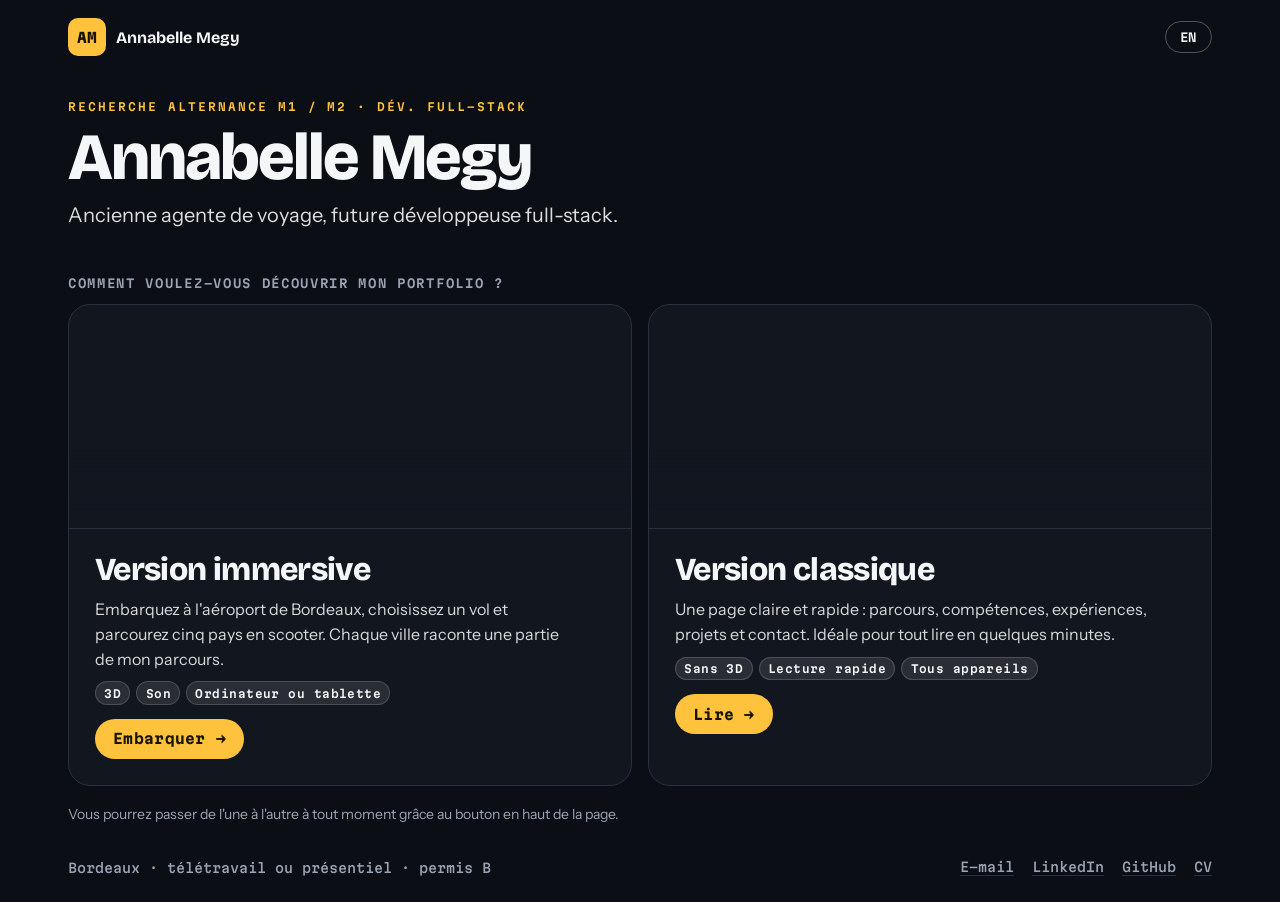
<file: index.html>
<!doctype html>
<html lang="fr">
<head>
<meta charset="utf-8">
<meta name="viewport" content="width=device-width, initial-scale=1, viewport-fit=cover">
<title>Annabelle Megy · Portfolio</title>
<meta name="description" content="Portfolio d'Annabelle Megy, ancienne agente de voyage devenue développeuse full-stack. Choisissez la version immersive en 3D ou la version classique.">
<meta property="og:title" content="Annabelle Megy · Portfolio">
<meta property="og:description" content="Ancienne agente de voyage, future développeuse full-stack. Version immersive en 3D ou version classique.">
<meta property="og:image" content="assets/landing/immersive-1.webp">
<meta name="theme-color" content="#0b0e14">
<link rel="preconnect" href="https://fonts.googleapis.com">
<link rel="preconnect" href="https://fonts.gstatic.com" crossorigin>
<link rel="stylesheet" href="https://fonts.googleapis.com/css2?family=Bricolage+Grotesque:opsz,wght@12..96,500;12..96,700;12..96,800&family=Instrument+Sans:wght@400;500;600&family=Martian+Mono:wght@400;600;800&display=swap">
<style>
:root {
  --night: #0b0e14; --night-2: #151a24; --line: #283142; --text: #f4f6f8; --mute: #9aa4b5; --amber: #ffc23d;
  --f-display: "Bricolage Grotesque", "Avenir Next", "Segoe UI", system-ui, sans-serif;
  --f-body: "Instrument Sans", "Helvetica Neue", "Segoe UI", system-ui, sans-serif;
  --f-mono: "Martian Mono", "SFMono-Regular", Menlo, Consolas, monospace;
  --gutter: max(18px, env(safe-area-inset-left, 0px));
  color-scheme: dark;
}
* { box-sizing: border-box; }
html, body { min-height: 100%; }
body { margin: 0; background: var(--night); color: var(--text); font: 16px/1.55 var(--f-body); -webkit-font-smoothing: antialiased; }
a { color: inherit; }
:focus-visible { outline: 2px solid var(--amber); outline-offset: 4px; }
::selection { background: var(--amber); color: #0b0e14; }

.page { min-height: 100svh; display: flex; flex-direction: column; padding: 0 var(--gutter); max-width: 1180px; margin: 0 auto; }
.top { display: flex; align-items: center; justify-content: space-between; gap: 12px; padding: calc(18px + env(safe-area-inset-top, 0px)) 0 8px; }
.brand { display: flex; align-items: center; gap: 10px; text-decoration: none; font: 700 16px var(--f-display); }
.brand i { display: grid; place-items: center; width: 38px; height: 38px; border-radius: 10px; background: var(--amber); color: #1a1405; font: 800 14px var(--f-mono); font-style: normal; }
.lang { padding: 9px 14px; border-radius: 999px; border: 1px solid rgba(255,255,255,.28); background: transparent; color: var(--text); font: 600 12px/1 var(--f-mono); letter-spacing: .06em; cursor: pointer; }
.lang:hover { background: rgba(255,255,255,.12); }

.hero { padding: clamp(14px, 4vh, 44px) 0 clamp(10px, 2vh, 22px); }
.kicker { margin: 0 0 14px; font: 600 11px var(--f-mono); letter-spacing: .18em; text-transform: uppercase; color: var(--amber); }
h1 { margin: 0 0 10px; font: 800 clamp(38px, 6vw, 66px)/.95 var(--f-display); letter-spacing: -.03em; }
.sub { margin: 0; max-width: 34em; font-size: clamp(16px, 1.8vw, 20px); color: rgba(255,255,255,.86); text-wrap: balance; }
.ask { margin: clamp(16px, 3vh, 30px) 0 14px; font: 600 12px var(--f-mono); letter-spacing: .14em; text-transform: uppercase; color: var(--mute); }

.choices { display: grid; grid-template-columns: repeat(2, minmax(0, 1fr)); gap: 16px; }
.card { position: relative; display: flex; flex-direction: column; padding: 0; border-radius: 22px; overflow: hidden; text-decoration: none; isolation: isolate; border: 1px solid var(--line); transition: transform .35s cubic-bezier(.2,.8,.2,1), border-color .25s, box-shadow .35s; }
.card:hover, .card:focus-visible { transform: translateY(-4px); border-color: var(--amber); box-shadow: 0 24px 60px rgba(0,0,0,.45); }
.body { display: flex; flex-direction: column; gap: 10px; padding: clamp(16px, 2.2vw, 24px) clamp(18px, 2.4vw, 26px) clamp(18px, 2.4vw, 26px); }
.card h2 { margin: 0; font: 800 clamp(24px, 2.8vw, 32px)/1.05 var(--f-display); letter-spacing: -.02em; }
.card p { margin: 0; max-width: 30em; color: rgba(255,255,255,.84); }
.meta { display: flex; flex-wrap: wrap; gap: 6px; margin: 0; padding: 0; list-style: none; }
.meta li { padding: .4em .75em; border-radius: 999px; background: rgba(255,255,255,.1); border: 1px solid rgba(255,255,255,.16); font: 600 11px var(--f-mono); letter-spacing: .04em; }
.go { display: inline-flex; align-items: center; gap: 10px; align-self: flex-start; margin-top: 4px; padding: .8em 1.3em; border-radius: 999px; background: var(--amber); color: #1a1405; font: 700 14px var(--f-mono); letter-spacing: .02em; transition: background .2s, gap .25s; }
.card:hover .go, .card:focus-visible .go { background: #ffd570; gap: 14px; }

/* fond des cartes : captures réelles du site, en fondu enchaîné lent (aucun script, aucune vidéo) */
.shots { background: #12161f; }
.shots .slides { position: relative; flex: none; aspect-ratio: 5 / 2; overflow: hidden; border-bottom: 1px solid var(--line); }
.shots .slides img { position: absolute; object-position: 50% 62%; inset: 0; width: 100%; height: 100%; object-fit: cover; opacity: 0; transform-origin: 50% 60%; animation-duration: var(--cycle); animation-iteration-count: infinite; animation-timing-function: ease-in-out; animation-delay: calc(var(--i) * var(--step) - 1s); will-change: opacity, transform; }
/* cadrage : le grand nom est en haut de la 1re capture classique, les cartes de compétences au milieu des suivantes */
.classic .slides img:nth-child(1) { object-position: 50% 0%; } .classic .slides img:nth-child(n+2) { object-position: 50% 52%; }
.shots .slides.n4 { --cycle: 20s; --step: 5s; } .shots .slides.n3 { --cycle: 15s; --step: 5s; }
.shots .slides.n4 img { animation-name: slide4; } .shots .slides.n3 img { animation-name: slide3; }
/* 1 s de fondu entrant, 4 s visible (léger zoom), 1 s de fondu sortant, recouvrement avec l'image suivante */
@keyframes slide4 { 0% { opacity: 0; transform: scale(1); } 5% { opacity: 1; } 25% { opacity: 1; transform: scale(1.06); } 30% { opacity: 0; transform: scale(1.07); } 100% { opacity: 0; transform: scale(1); } }
@keyframes slide3 { 0% { opacity: 0; transform: scale(1); } 6.67% { opacity: 1; } 33.3% { opacity: 1; transform: scale(1.06); } 40% { opacity: 0; transform: scale(1.07); } 100% { opacity: 0; transform: scale(1); } }
.shots .slides::after { content: ""; position: absolute; inset: auto 0 0 0; height: 35%; background: linear-gradient(180deg, transparent, rgba(18,22,31,.85)); pointer-events: none; }

.note { margin: 18px 0 0; color: var(--mute); font-size: 14px; }
.warn { margin: 12px 0 0; padding: 10px 14px; border-radius: 10px; border: 1px solid rgba(255,194,61,.4); background: rgba(255,194,61,.08); color: #ffe3a1; font-size: 14px; }
.foot { margin-top: auto; display: flex; flex-wrap: wrap; align-items: center; justify-content: space-between; gap: 10px 20px; padding: 34px 0 calc(26px + env(safe-area-inset-bottom, 0px)); color: var(--mute); font: 500 13px var(--f-mono); }
.foot nav { display: flex; gap: 18px; }
.foot a { text-decoration: none; border-bottom: 1px solid var(--line); }
.foot a:hover { color: var(--amber); border-color: var(--amber); }

@media (max-width: 760px) {
  .choices { grid-template-columns: 1fr; }
}
@media (prefers-reduced-motion: reduce) { * { transition: none !important; } .shots .slides img { animation: none !important; transform: none; } .shots .slides img:first-child { opacity: 1; } }
</style>
</head>
<body>
<div class="page">
  <header class="top">
    <a class="brand" href="./"><i>AM</i><span>Annabelle Megy</span></a>
    <button class="lang" id="lang" type="button" aria-label="Changer de langue / Switch language">EN</button>
  </header>

  <main>
    <section class="hero">
      <p class="kicker" data-t="kicker"></p>
      <h1>Annabelle Megy</h1>
      <p class="sub" data-t="sub"></p>
    </section>

    <p class="ask" data-t="ask"></p>
    <div class="choices">
      <a class="card shots immersive" id="go-immersive" href="v6/#immersive" data-mode="immersive">
        <div class="slides n4" aria-hidden="true">
          <img src="assets/landing/immersive-1.webp" alt="" width="1200" height="900" decoding="async" style="--i:0">
          <img src="assets/landing/immersive-2.webp" alt="" width="1200" height="900" decoding="async" style="--i:1">
          <img src="assets/landing/immersive-3.webp" alt="" width="1200" height="900" decoding="async" style="--i:2">
          <img src="assets/landing/immersive-4.webp" alt="" width="1200" height="900" decoding="async" style="--i:3">
        </div>
        <div class="body">
        <h2 data-t="iTitle"></h2>
        <p data-t="iText"></p>
        <ul class="meta"><li data-t="iM1"></li><li data-t="iM2"></li><li data-t="iM3"></li></ul>
        <span class="go"><span data-t="iGo"></span> <span aria-hidden="true">→</span></span>
        </div>
      </a>
      <a class="card shots classic" id="go-classic" href="v6/#classic" data-mode="classic">
        <div class="slides n3" aria-hidden="true">
          <img src="assets/landing/classic-1.webp" alt="" width="1200" height="900" decoding="async" style="--i:0">
          <img src="assets/landing/classic-2.webp" alt="" width="1200" height="900" decoding="async" style="--i:1">
          <img src="assets/landing/classic-3.webp" alt="" width="1200" height="900" decoding="async" style="--i:2">
        </div>
        <div class="body">
        <h2 data-t="cTitle"></h2>
        <p data-t="cText"></p>
        <ul class="meta"><li data-t="cM1"></li><li data-t="cM2"></li><li data-t="cM3"></li></ul>
        <span class="go"><span data-t="cGo"></span> <span aria-hidden="true">→</span></span>
        </div>
      </a>
    </div>
    <p class="warn" id="warn" hidden data-t="noGl"></p>
    <p class="note" data-t="note"></p>
  </main>

  <footer class="foot">
    <span data-t="base"></span>
    <nav>
      <a href="mailto:annabelle.megy@gmail.com">E-mail</a>
      <a href="https://www.linkedin.com/in/annabelle-megy-515721223/" target="_blank" rel="noopener">LinkedIn</a>
      <a href="https://github.com/Annabelle-m" target="_blank" rel="noopener">GitHub</a>
      <a href="v6/assets/cv/Annabelle_MEGY_CV_FS_M1M2.pdf" target="_blank" rel="noopener">CV</a>
    </nav>
  </footer>
</div>

<script>
(function () {
  var store = { get: function (k) { try { return localStorage.getItem(k); } catch (e) { return null; } }, set: function (k, v) { try { localStorage.setItem(k, v); } catch (e) {} } };
  var search = location.search;

  // Ancien lien direct (ex. /#classic ou /#paris) : on envoie tout de suite vers la bonne version
  var h = location.hash.replace("#", "");
  if (h) { location.replace("v6/" + search + "#" + h); return; }

  var T = {
    fr: {
      kicker: "Recherche alternance M1 / M2 · Dév. full-stack",
      sub: "Ancienne agente de voyage, future développeuse full-stack.",
      ask: "Comment voulez-vous découvrir mon portfolio ?",
      iTitle: "Version immersive", iText: "Embarquez à l'aéroport de Bordeaux, choisissez un vol et parcourez cinq pays en scooter. Chaque ville raconte une partie de mon parcours.",
      iM1: "3D", iM2: "Son", iM3: "Ordinateur ou tablette", iGo: "Embarquer",
      cTitle: "Version classique", cText: "Une page claire et rapide : parcours, compétences, expériences, projets et contact. Idéale pour tout lire en quelques minutes.",
      cM1: "Sans 3D", cM2: "Lecture rapide", cM3: "Tous appareils", cGo: "Lire",
      note: "Vous pourrez passer de l'une à l'autre à tout moment grâce au bouton en haut de la page.",
      noGl: "Votre navigateur ne gère pas la 3D (WebGL2) : la version classique est recommandée.",
      base: "Bordeaux · télétravail ou présentiel · permis B", lang: "EN"
    },
    en: {
      kicker: "Seeking work-study M1 / M2 · Full-stack dev",
      sub: "Former travel agent, future full-stack developer.",
      ask: "How would you like to explore my portfolio?",
      iTitle: "Immersive version", iText: "Board at Bordeaux airport, pick a flight and ride a scooter through five countries. Each city tells part of my story.",
      iM1: "3D", iM2: "Sound", iM3: "Desktop or tablet", iGo: "Take off",
      cTitle: "Classic version", cText: "A clear, fast page: background, skills, experience, projects and contact. Perfect to read everything in a few minutes.",
      cM1: "No 3D", cM2: "Quick read", cM3: "Any device", cGo: "Read",
      note: "You can switch between the two at any time with the button at the top of the page.",
      noGl: "Your browser does not support 3D (WebGL2): the classic version is recommended.",
      base: "Bordeaux, France · remote or on-site · driving licence", lang: "FR"
    }
  };
  var lang = store.get("am-lang") === "en" ? "en" : "fr";

  function render() {
    document.documentElement.lang = lang;
    var nodes = document.querySelectorAll("[data-t]");
    for (var i = 0; i < nodes.length; i++) nodes[i].textContent = T[lang][nodes[i].getAttribute("data-t")];
    document.getElementById("lang").textContent = T[lang].lang;
    document.title = lang === "fr" ? "Annabelle Megy · Portfolio" : "Annabelle Megy · Portfolio (EN)";
  }
  document.getElementById("lang").addEventListener("click", function () { lang = lang === "fr" ? "en" : "fr"; store.set("am-lang", lang); render(); });

  // les liens gardent les paramètres (ex. ?perf) ; le choix est mémorisé pour la prochaine visite de v6
  ["go-immersive", "go-classic"].forEach(function (id) {
    var a = document.getElementById(id);
    a.setAttribute("href", "v6/" + search + "#" + a.getAttribute("data-mode"));
    a.addEventListener("click", function () { store.set("am-mode", a.getAttribute("data-mode")); store.set("am-lang", lang); });
  });

  // sans WebGL2, l'immersif n'est pas possible : la version classique est mise en avant
  var gl2 = false; try { gl2 = !!document.createElement("canvas").getContext("webgl2"); } catch (e) {}
  if (!gl2) {
    document.getElementById("warn").hidden = false;
    var im = document.getElementById("go-immersive"); im.setAttribute("aria-disabled", "true"); im.style.opacity = ".55";
    im.addEventListener("click", function (e) { e.preventDefault(); location.href = "v6/" + search + "#classic"; });
  }
  render();
})();
</script>
</body>
</html>
</file>
